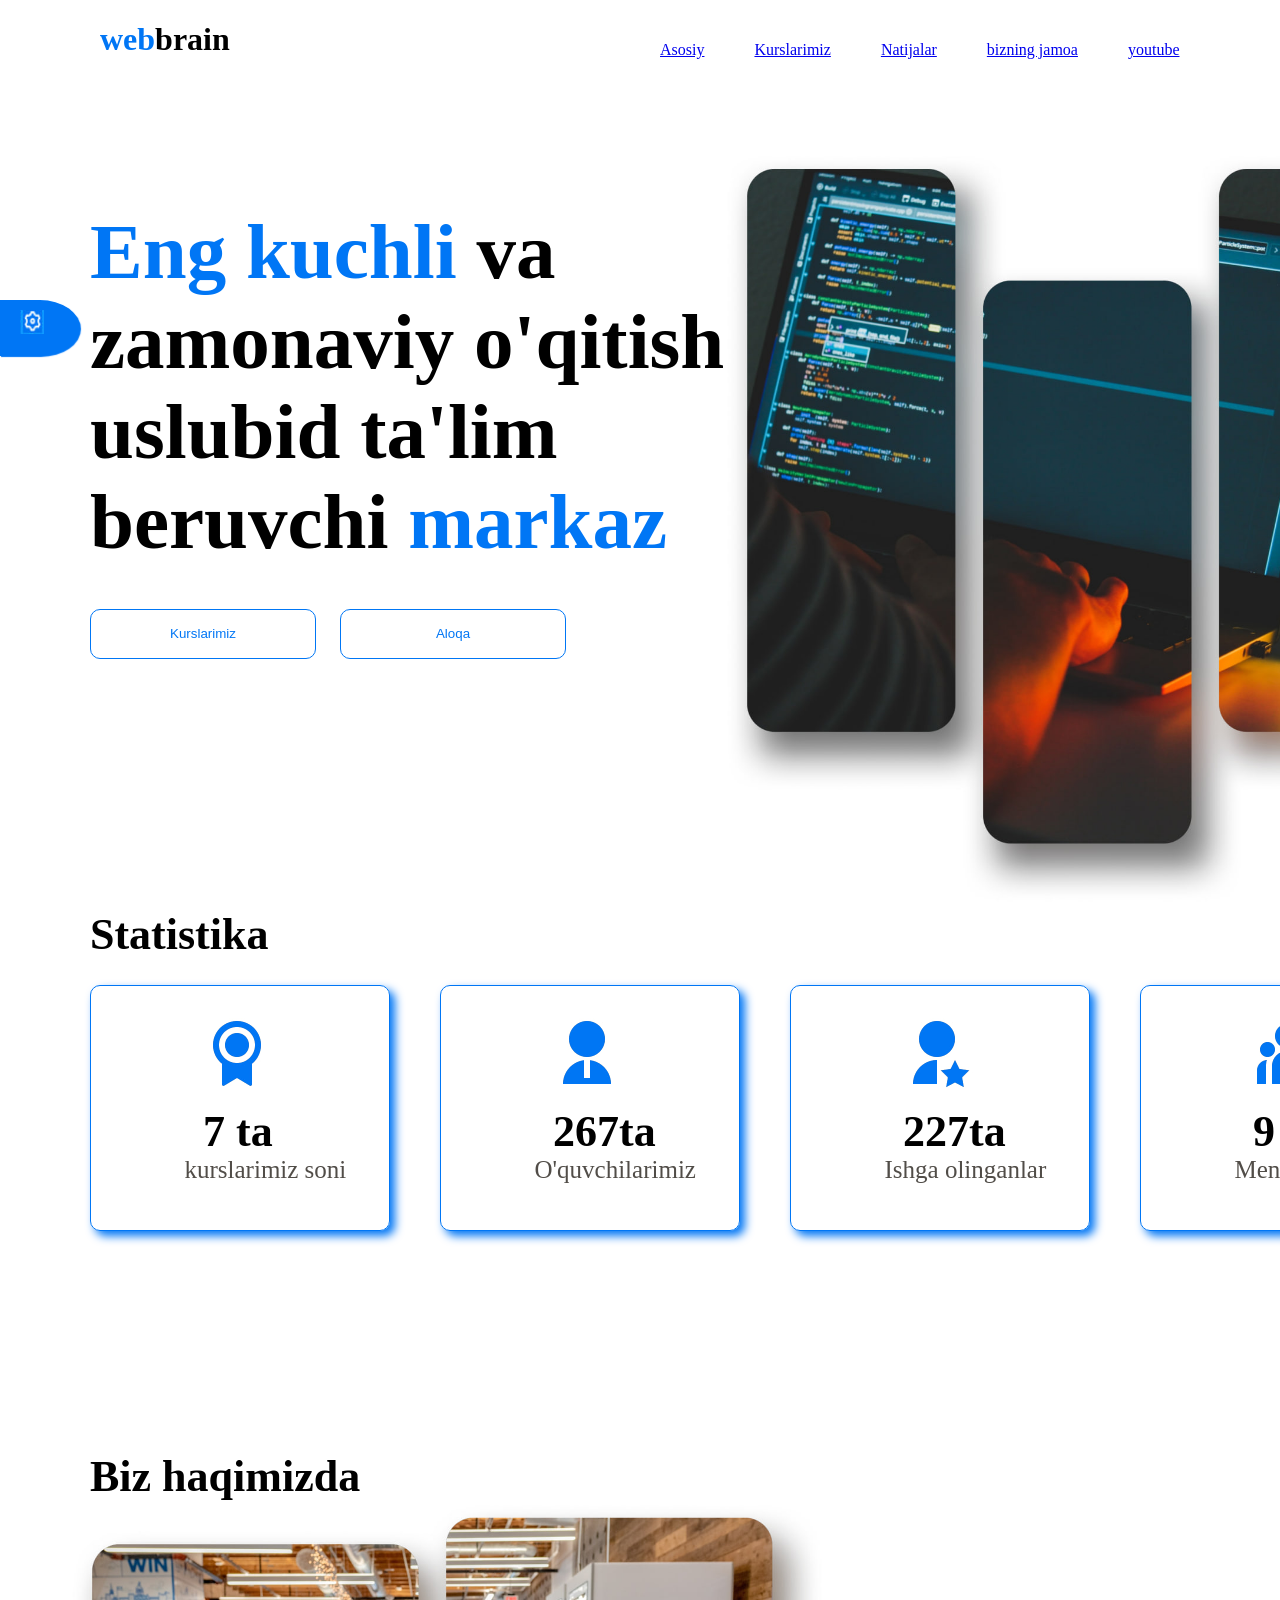
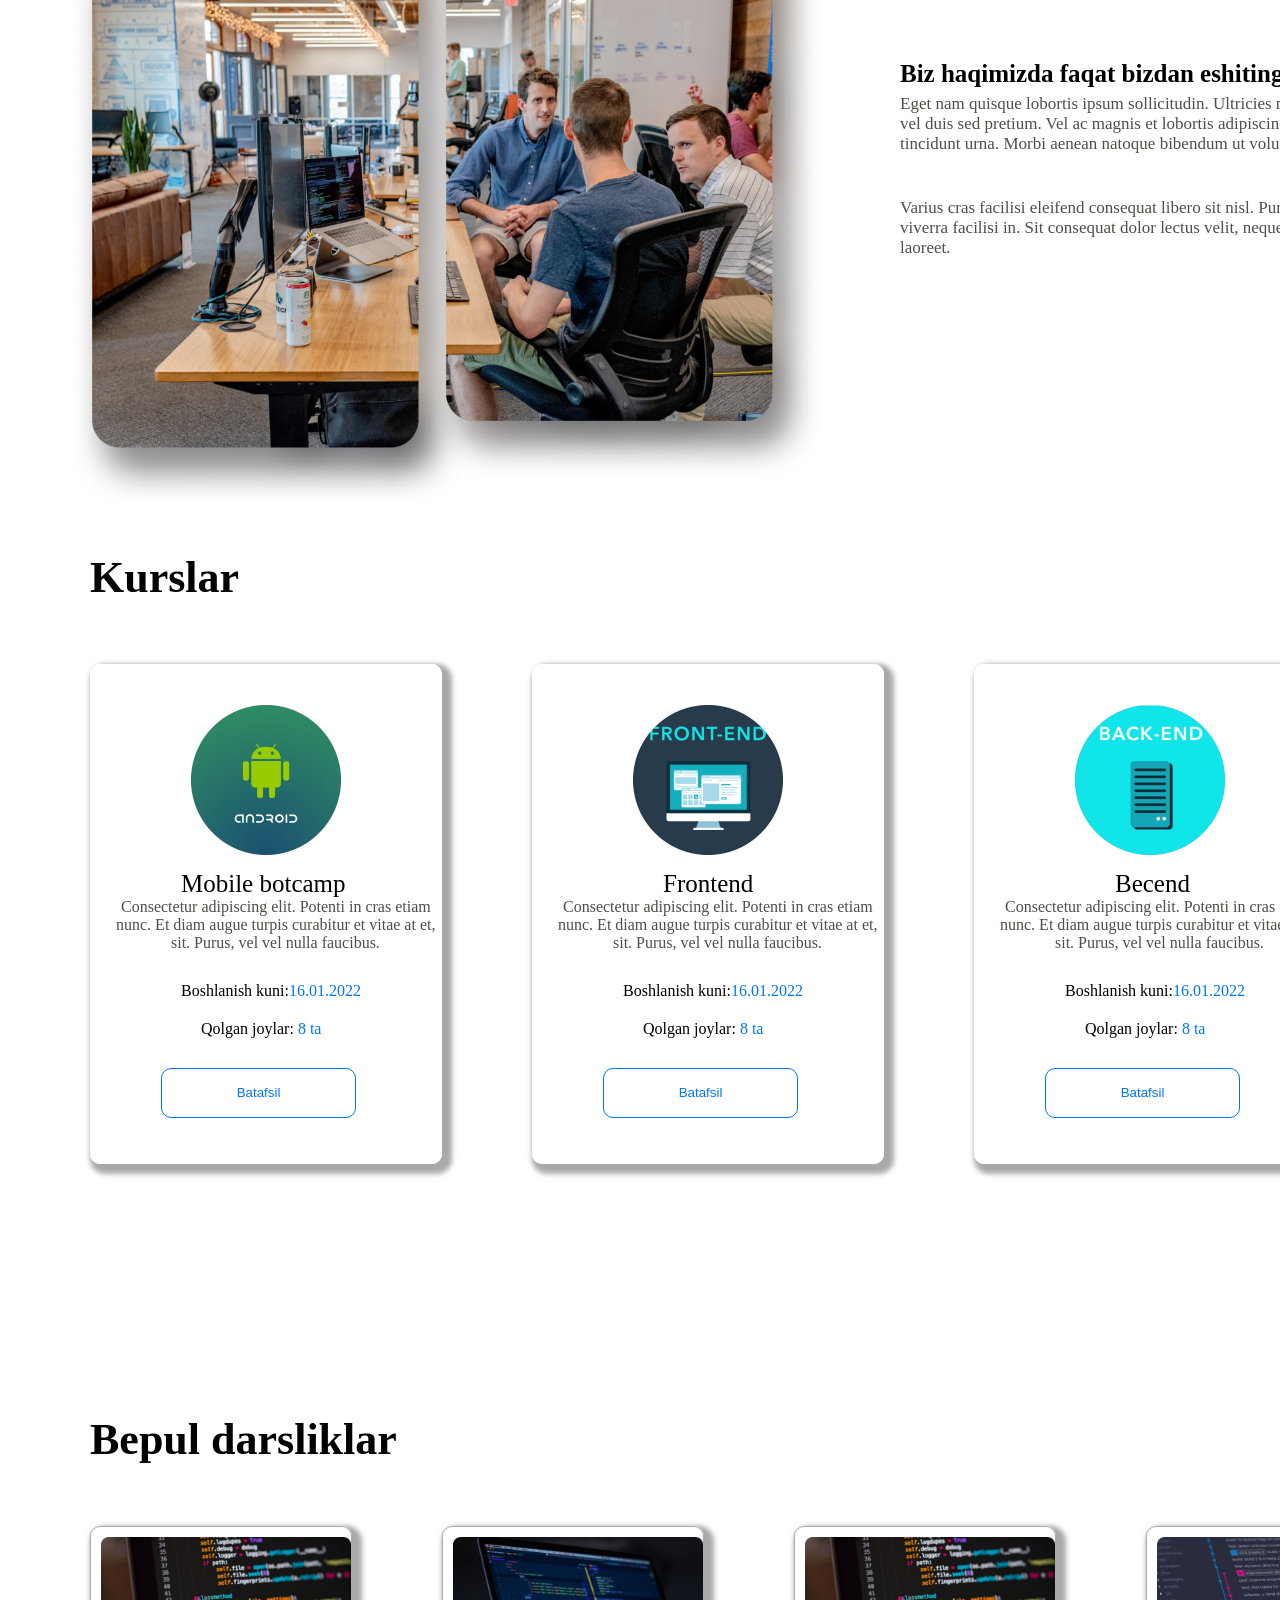
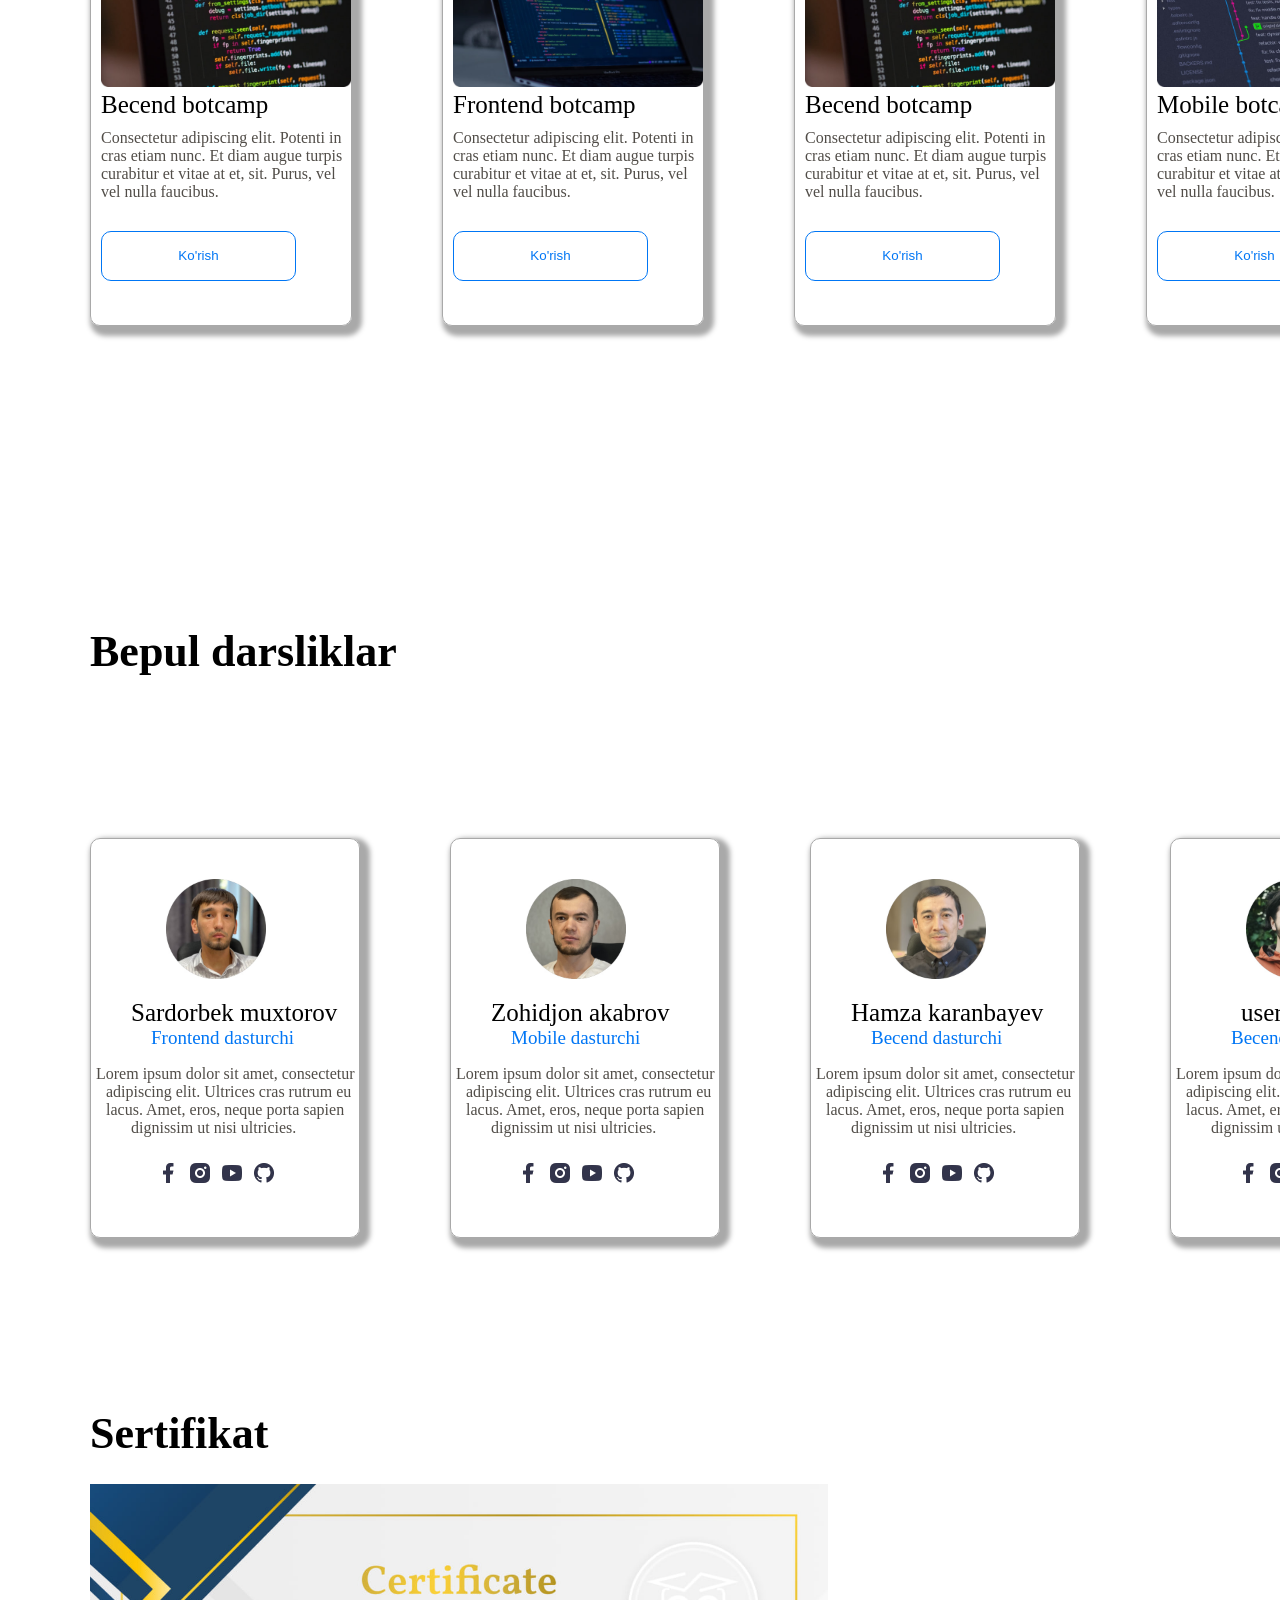
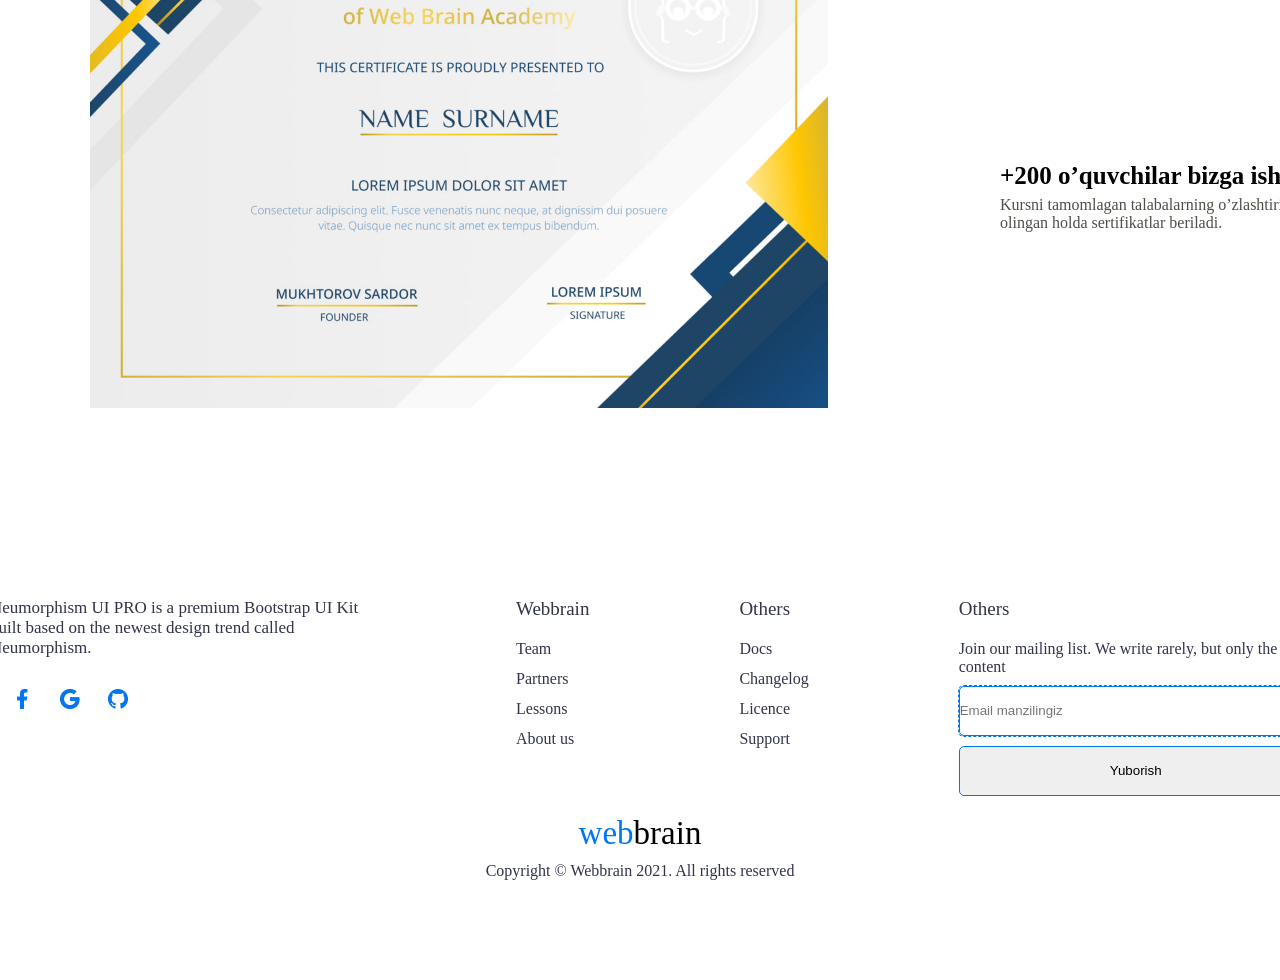
<file: mardon/index.html>
<!doctype html>
<html lang="en">
<head>
    <meta charset="UTF-8">
    <meta name="viewport"
          content="width=device-width, user-scalable=no, initial-scale=1.0, maximum-scale=1.0, minimum-scale=1.0">
    <meta http-equiv="X-UA-Compatible" content="ie=edge">
    <title>Document</title>
</head>
<link rel="stylesheet" href="main.css">
<body>
<header>
    <div class="container">
        <div class="logo">
            <h1><span>web</span>brain</h1>
        </div>
        <div class="menu">
            <a style="" href="#1" class="menu__box">Asosiy</a>
            <a href="#2" class="menu__box">Kurslarimiz</a>
            <a href="#3" class="menu__box">Natijalar</a>
            <a href="#4" class="menu__box">bizning jamoa</a>
            <a href="#5" class="menu__box">youtube</a>


        </div>
        <button class="button">Kirish</button>
    </div>

</header>
<main>

    <section id="1">
        <div class="display__fiksed">
            <img class="display__fiksed-img" src="../img/nastroyka2.jpg" alt="rasm">

        </div>
        <div class="container">
            <div class="Asosiy">
                <img class="Asosiy__img" src="../img/imglar.jpg" alt=" rasm  ">
                <h2 class="Asosiy__text"><span>Eng kuchli </span>va zamonaviy o'qitish uslubid ta'lim beruvchi <span>markaz</span>
                </h2>
                <div class="Asosiy__button">
                    <button class="Asosiy__button__one">Kurslarimiz</button>
                    <button class="Asosiy__button__one">Aloqa</button>
                </div>


            </div>
            <h2 class="statistika__h2">Statistika</h2>
            <div class="statistika">
                <div class="statistika__one">
                    <img class="statistika__one__img" src="../img/ikonka.jpg" alt=" rasm  ">
                    <h2>7 ta</h2>
                    <p class="statistika__one__text">kurslarimiz soni</p>
                </div>
                <div class="statistika__one">
                    <img class="statistika__one__img" src="../img/ikonka2.jpg" alt=" rasm  ">
                    <h2>267ta</h2>
                    <p class="statistika__one__text">O'quvchilarimiz</p>
                </div>
                <div class="statistika__one">
                    <img class="statistika__one__img" src="../img/ikonka3.jpg" alt=" rasm  ">
                    <h2>227ta</h2>
                    <p class="statistika__one__text">Ishga olinganlar</p>
                </div>
                <div class="statistika__one">
                    <img class="statistika__one__img" src="../img/ikonka4.jpg" alt=" rasm  ">
                    <h2>9 ta</h2>
                    <p class="statistika__one__text">Mentorlar</p>
                </div>
            </div>
            <div class="biz haqimizda">
                <h2 class="h2">Biz haqimizda</h2>
                <img class="img__one" src="../img/bizhaqimizda.jpg" alt=" rasm  ">
                <h3>Biz haqimizda faqat bizdan eshiting </h3>
                <p class="text"> Eget nam quisque lobortis ipsum sollicitudin. Ultricies morbi platea ac vel duis sed
                    pretium. Vel ac magnis et lobortis adipiscing tempor, tincidunt urna. Morbi aenean natoque bibendum
                    ut volutpat.</p>
                <p class="text">Varius cras facilisi eleifend consequat libero sit nisl. Purus arcu viverra facilisi in.
                    Sit consequat dolor lectus velit, neque, enim, fames laoreet.</p>

            </div>
        </div>
    </section>
    <section id="2" >
        <div class="container">
            <div class="kurslar">
                <div class="kurslar__sarlavhasi ">
                    <h2 class="kurslar__h2">Kurslar</h2>
                    <p class="kurslar__p">barcha kurslar ></p>
                </div>
                <div class="kurslar__box">
                    <div class="kurslar__box__one">
                        <img class="kurslar__img" src="../img/android.jpg" alt=" rasm  ">
                        <p class="kurslar__box__h2">Mobile botcamp</p>
                        <p style="width: 320px" class="kurslar__box__p">Consectetur adipiscing elit. Potenti in cras
                            etiam <span style="color: #514D48 ; margin-left: -5px">nunc. Et diam augue turpis curabitur et vitae at et,</span>
                            <span style="margin-left: 50px ; color: #514D48 ;">sit. Purus, vel vel nulla faucibus.</span>
                        </p>
                        <p class="kurslar__box__text">Boshlanish kuni:<span>16.01.2022</span></p>
                        <p class="kurslar__box__text1">Qolgan joylar:<span> 8 ta</span></p>
                        <button class="kurslar__box__button">Batafsil</button>

                    </div>
                    <div class="kurslar__box__one">
                        <img class="kurslar__img" src="../img/frontend.jpg" alt=" rasm  ">
                        <p style="margin-left: 130px" class="kurslar__box__h2">Frontend</p>
                        <p style="width: 320px" class="kurslar__box__p">Consectetur adipiscing elit. Potenti in cras
                            etiam <span style="color: #514D48 ; margin-left: -5px">nunc. Et diam augue turpis curabitur et vitae at et,</span>
                            <span style="margin-left: 50px ; color: #514D48 ;">sit. Purus, vel vel nulla faucibus.</span>
                        </p>
                        <p class="kurslar__box__text">Boshlanish kuni:<span>16.01.2022</span></p>
                        <p class="kurslar__box__text1">Qolgan joylar:<span> 8 ta</span></p>
                        <button class="kurslar__box__button">Batafsil</button>
                    </div>
                    <div class="kurslar__box__one">
                        <img class="kurslar__img" src="../img/backend.jpg" alt=" rasm  ">
                        <p style="margin-left: 140px" class="kurslar__box__h2"> Becend</p>
                        <p style="width: 320px" class="kurslar__box__p">Consectetur adipiscing elit. Potenti in cras
                            etiam <span style="color: #514D48 ; margin-left: -5px">nunc. Et diam augue turpis curabitur et vitae at et,</span>
                            <span style="margin-left: 50px ; color: #514D48 ;">sit. Purus, vel vel nulla faucibus.</span>
                        </p>
                        <p class="kurslar__box__text">Boshlanish kuni:<span>16.01.2022</span></p>
                        <p class="kurslar__box__text1">Qolgan joylar:<span> 8 ta</span></p>
                        <button class="kurslar__box__button">Batafsil</button>
                    </div>

                </div>

            </div>
            <div class="bepul darsliklar">
                <div class="kurslar__sarlavhasi ">
                    <h2 style="width: 500px" class="kurslar__h2">Bepul darsliklar</h2>
                    <p class="kurslar__p">barcha kurslar ></p>
                </div>
                <div class="kurslar__box">
                    <div class="kurslar__box__two">
                        <img class="bepul__img" src="../img/becender.jpg" alt=" rasm  ">
                        <p class="kurslar__box__h2" style="margin-left: 10px">Becend botcamp</p>
                        <p style="width: 250px ; margin-left: 10px ;margin-top: 10px" class="kurslar__box__p">
                            Consectetur adipiscing elit. Potenti in cras
                            etiam nunc. Et diam augue turpis curabitur et vitae at et,
                            sit. Purus, vel vel nulla faucibus.
                        </p>
                        <button style="margin-left: 10px" class="kurslar__box__button">Ko'rish</button>
                    </div>
                    <div class="kurslar__box__two">
                        <img class="bepul__img" src="../img/frontder.jpg" alt=" rasm  ">
                        <p class="kurslar__box__h2" style="margin-left: 10px">Frontend botcamp</p>
                        <p style="width: 250px; margin-left: 10px ;margin-top: 10px" class="kurslar__box__p">Consectetur
                            adipiscing elit. Potenti in cras
                            etiam nunc. Et diam augue turpis curabitur et vitae at et,
                            sit. Purus, vel vel nulla faucibus.
                        </p>
                        <button style="margin-left: 10px" class="kurslar__box__button">Ko'rish</button>
                    </div>
                    <div class="kurslar__box__two">
                        <img class="bepul__img" src="../img/becender.jpg" alt=" rasm  ">
                        <p class="kurslar__box__h2" style="margin-left: 10px">Becend botcamp</p>
                        <p style="width: 250px; margin-left: 10px ;margin-top: 10px" class="kurslar__box__p">Consectetur
                            adipiscing elit. Potenti in cras
                            etiam nunc. Et diam augue turpis curabitur et vitae at et,
                            sit. Purus, vel vel nulla faucibus.
                        </p>
                        <button style="margin-left: 10px" class="kurslar__box__button">Ko'rish</button>
                    </div>
                    <div class="kurslar__box__two">
                        <img class="bepul__img" src="../img/macos.jpg" alt=" rasm  ">
                        <p class="kurslar__box__h2" style="margin-left: 10px">Mobile botcamp</p>
                        <p style="width: 250px; margin-left: 10px;margin-top: 10px" class="kurslar__box__p">Consectetur
                            adipiscing elit. Potenti in cras
                            etiam nunc. Et diam augue turpis curabitur et vitae at et,
                            sit. Purus, vel vel nulla faucibus.
                        </p>
                        <button style="margin-left: 10px" class="kurslar__box__button">Ko'rish</button>
                    </div>
                </div>


            </div>
        </div>
    </section>
    <section id="3" >
        <div class="container">

            <div class="bizhaqimizda">
                <div style="margin-bottom: 100px" class="kurslar__sarlavhasi ">
                    <h2 style="width: 500px" class="kurslar__h2">Bepul darsliklar</h2>
                    <p class="kurslar__p">barcha kurslar ></p>
                </div>
                <div class="kurslar__box">
                    <div class="kurslar__box__two">
                        <img class="imgg" src="../img/aldaysankisardor.jpg" alt=" rasm  ">
                        <p class="text__one">Sardorbek muxtorov</p>
                        <p class="text__two"> Frontend dasturchi</p>
                        <p class="text__three">Lorem ipsum dolor sit amet, consectetur</p>
                        <p style="margin-left: 15px;color: #514D48"> adipiscing elit. Ultrices cras rutrum eu</p>
                        <p style="margin-left: 15px;color: #514D48"> lacus. Amet, eros, neque porta sapien</p>
                        <p style="margin-left:40px;color: #514D48 ">dignissim ut nisi ultricies.</p>
                        <img class="imgg__two" src="../img/4talikrasm.jpg" alt=" rasm  ">
                    </div>
                    <div class="kurslar__box__two">
                        <img class="imgg" src="../img/zohid-rohid.jpg" alt=" rasm  ">
                        <p class="text__one">Zohidjon akabrov</p>
                        <p class="text__two"> Mobile dasturchi</p>
                        <p class="text__three">Lorem ipsum dolor sit amet, consectetur</p>
                        <p style="margin-left: 15px;color: #514D48"> adipiscing elit. Ultrices cras rutrum eu</p>
                        <p style="margin-left: 15px;color: #514D48"> lacus. Amet, eros, neque porta sapien</p>
                        <p style="margin-left:40px;color: #514D48 ">dignissim ut nisi ultricies.</p>
                        <img class="imgg__two" src="../img/4talikrasm.jpg" alt=" rasm  ">
                    </div>
                    <div class="kurslar__box__two">
                        <img class="imgg" src="../img/hamza-hakm-zoda.jpg" alt=" rasm  ">
                        <p class="text__one">Hamza karanbayev</p>
                        <p class="text__two"> Becend dasturchi</p>
                        <p class="text__three">Lorem ipsum dolor sit amet, consectetur</p>
                        <p style="margin-left: 15px;color: #514D48"> adipiscing elit. Ultrices cras rutrum eu</p>
                        <p style="margin-left: 15px;color: #514D48"> lacus. Amet, eros, neque porta sapien</p>
                        <p style="margin-left:40px;color: #514D48 ">dignissim ut nisi ultricies.</p>
                        <img class="imgg__two" src="../img/4talikrasm.jpg" alt=" rasm  ">
                    </div>
                    <div class="kurslar__box__two">
                        <img class="imgg" src="../img/ismsiz-isimov.jpg" alt=" rasm  ">
                        <p style="margin-left: 70px" class="text__one">user userov</p>
                        <p class="text__two"> Becend dasturchi</p>
                        <p class="text__three">Lorem ipsum dolor sit amet, consectetur</p>
                        <p style="margin-left: 15px;color: #514D48"> adipiscing elit. Ultrices cras rutrum eu</p>
                        <p style="margin-left: 15px;color: #514D48"> lacus. Amet, eros, neque porta sapien</p>
                        <p style="margin-left:40px;color: #514D48 ">dignissim ut nisi ultricies.</p>
                        <img class="imgg__two" src="../img/4talikrasm.jpg" alt=" rasm  ">
                    </div>
                </div>
            </div>


        </div>
    </section>
    <section id="4" >
        <div class="container">
            <h2 class="sarlavha__one">Sertifikat</h2>
            <div class="sertifikat">
                <div class="sertifikat__img">
                    <img class="sertifikat__img1" src="../img/sertifikat.jpg" alt=" rasm  ">
                </div>
                <div class="sertifikat__text">
                    <h3 class="sarlavha__one__one">+200 o’quvchilar bizga ishonishgan</h3>
                    <p class="text__four">Kursni tamomlagan talabalarning o’zlashtirish ko’rsatkichi e’tiborga olingan
                        holda sertifikatlar beriladi.</p>
                </div>
            </div>
        </div>
    </section>


</main>
<footer>
    <div class="conatiner">
        <div class="footer__one">
            <div id="5" class="footer__text__one">
                <p class="footer__text">Neumorphism UI PRO is a premium Bootstrap UI Kit built based on the newest design trend called
                    Neumorphism.</p>
                <div class="footer__img">
                    <div class="f__img">
                        <img class="f__img1" src="../img/facebook.jpg" alt=" rasm  ">
                    </div>
                    <div class="f__img">
                        <img class="f__img1" src="../img/google.jpg" alt=" rasm  ">
                    </div>
                    <div class="f__img">
                        <img class="f__img1" src="../img/github.jpg" alt=" rasm  ">
                    </div>
                </div>
            </div>
            <div class="footer__text__one">
                <p class="text11" style="font-size: 19px">Webbrain</p>
                <p class="text12">Team</p>
                <p class="text12">Partners</p>
                <p class="text12">Lessons</p>
                <p class="text12">About us</p>
            </div>
            <div class="footer__text__one">
                <p class="text11" style="font-size: 19px">Others</p>
                <p class="text12">Docs</p>
                <p class="text12">Changelog</p>
                <p class="text12">Licence</p>
                <p class="text12">Support</p>
            </div>
            <div class="footer__text__one">
                <p class="text11" style="font-size: 19px">Others</p>
                <p class="text13">Join our mailing list. We write rarely, but only the best content</p>
                <label for="email" class="text13" >
                <input  class="footer__text__one__email" placeholder="Email manzilingiz">
                </label>
                <button  id="email" class="footer__text__one__btn">Yuborish</button>
            </div>
        </div>
        <div class="footer__text__two">
            <p class="sarlavha__one__two"><span>web</span>brain</p>
            <p style="font-size: 16px ; color: #31344B; margin-bottom: 100px" class="sarlavha__one__two">Copyright ©
                Webbrain 2021. All rights reserved</p>
        </div>


    </div>
</footer>

</body>
</html>
</file>
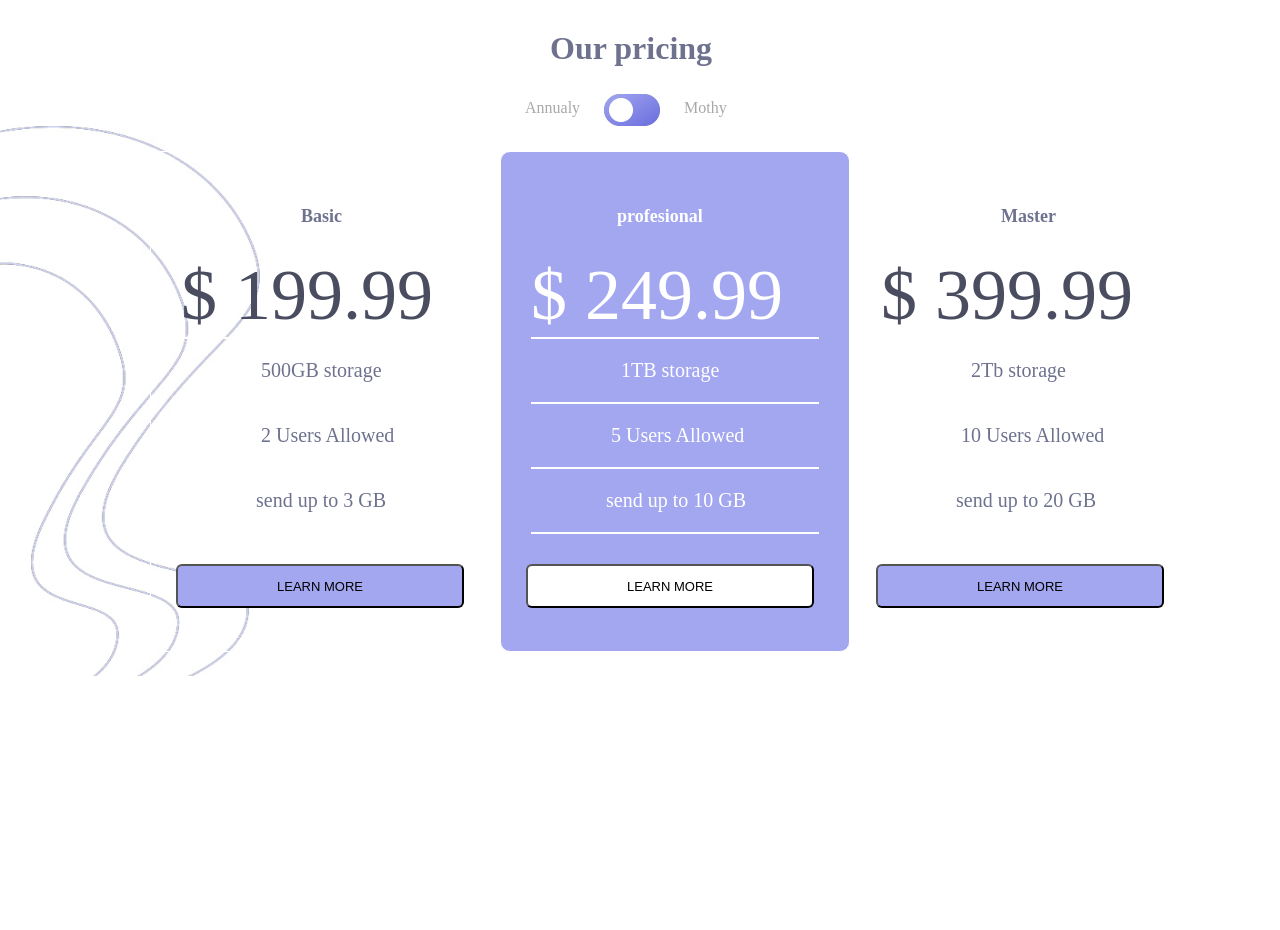
<file: uygavazifa/index.html>
<!doctype html>
<html lang="en">
<head>
    <meta charset="UTF-8">
    <meta name="viewport"
          content="width=device-width, user-scalable=no, initial-scale=1.0, maximum-scale=1.0, minimum-scale=1.0">
    <meta http-equiv="X-UA-Compatible" content="ie=edge">
    <title>praikt</title>
</head>
<link rel="stylesheet" href="main.css">
<body>
<header>

</header>
<main>
    <div class="container">

        <div class="sarlavha">
            <h1>Our pricing</h1>
        </div>
        <div class="hero">
            <p class="hero__text">Annualy</p>
            <img class="yoqqich" src="../img/yoqish.jpg" alt="yoqish">
            <p class="hero__text">Mothy</p>
        </div>
        <div class="cardbox">
            <img class="img" src="../img/zebra.jpg" alt="zebra">
            <div class="card">
                <h2 style="color: #6E728E ; margin-left:150px ">Basic</h2>
                <p class="number" style="color: #4A4D60"><span class="namber__one">$</span> 199.99</p>
                <div class="card__table">
                    <p class="chiziq1"></p>
                    <p class="text1" style="padding: 20px; margin-left: 90px">500GB storage</p>
                    <p class="chiziq1"></p>
                    <p style="margin-left: 90px;padding: 20px" class="text1"> 2 Users Allowed</p>
                    <p class="chiziq1"></p>
                    <p style="margin-left: 85px ; padding: 20px" class="text1">send up to 3 GB</p>
                    <p class="chiziq1"></p>
                    <button style="background-color: #A2A7F0; border-radius: 6px">LEARN MORE</button>
                </div>


            </div>
            <div style="width: 350px; height: 501px;margin-top: -25px;border-radius: 10px;background-color: #A2A7F0"
                 class="card">
                <h2>profesional</h2>
                <p class="number"><span class="namber__one">$</span> 249.99</p>
                <div class="card__table">
                    <p class="chiziq"></p>
                    <p class="text">1TB storage</p>
                    <p class="chiziq"></p>
                    <p style="margin-left: 90px" class="text"> 5 Users Allowed</p>
                    <p class="chiziq"></p>
                    <p style="margin-left: 85px" class="text">send up to 10 GB</p>
                    <p class="chiziq"></p>
                    <button>LEARN MORE</button>
                </div>


            </div>
            <div class="card">
                <h2 style="color: #6E728E ; margin-left:150px ">Master</h2>
                <p class="number" style="color: #4A4D60"><span class="namber__one">$</span> 399.99</p>
                <div class="card__table">
                    <p class="chiziq1"></p>
                    <p class="text1" style="padding: 20px; margin-left: 100px">2Tb storage</p>
                    <p class="chiziq1"></p>
                    <p style="margin-left: 90px;padding: 20px" class="text1"> 10 Users Allowed</p>
                    <p class="chiziq1"></p>
                    <p style="margin-left: 85px ; padding: 20px" class="text1">send up to 20 GB</p>
                    <p class="chiziq1"></p>
                    <button style="background-color: #A2A7F0; border-radius: 6px">LEARN MORE</button>
                </div>

            </div>
        </div>
    </div>

</main>
<footer>


</footer>

</body>
</html>
</file>
<file: mardon/main.css>
* {
    margin: 0;
    padding: 0;
    box-sizing: border-box;
}

.display__fiksed {
    position: absolute;
    width: 80px;
    height: 56px;
    top: 300px;
    background-color: #0076F5;
    border-radius: 0 50% 50% 0;
    box-shadow: #0076F5 1px 1px 1px;
}

.display__fiksed-img{

    width: 24px;
    height: 24px;
    margin-left: 20px;
    margin-top: 10px;
}

.conatiner {
    width: 1200px;
    margin: 0 auto;
}

header {
    justify-content: center;
}

h1 {
    width: 145px;
    height: 40px;
    margin-left: 100px;
    margin-top: 21px;
}

span {
    color: #0076F5;
}

.menu {
    display: flex;
    gap: 50px;
    margin-top: -20px;
    margin-left: 660px;
    color: black;
}

.menu__box:hover {
    cursor: pointer;
    color: #0076F5;
}

.button {
    width: 116px;
    height: 50px;
    border: 1px solid #0076F5;
    border-radius: 10px;
    margin-left: 1300px;
    margin-top: -60px;
    color: #0076F5;
    background: white;
}

button:hover {
    background: #0076F5;
    box-shadow: 1px 1px 10px #0076F5;
    color: white;
}

.Asosiy__img {
    width: 754px;
    height: 749px;
    margin-left: 725px;
    margin-top: 60px;
}

.Asosiy__text {
    color: black;
    margin-left: 90px;
    margin-top: -700px;
    font-size: 79px;
    width: 747px;
    height: 352px;
}

.Asosiy__button__one {
    width: 226px;
    height: 50px;
    border: 1px solid #0076F5;
    border-radius: 10px;
    color: #0076F5;
    background: white;
}

.Asosiy__button {
    display: flex;
    gap: 24px;
    margin-top: 50px;
    margin-left: 90px;
}

.Asosiy__button__one:hover {
    background: #0076F5;
    box-shadow: 1px 1px 10px #0076F5;
    color: white;
}

.statistika__h2 {
    margin-left: 90px;
    margin-top: 250px;
    font-size: 44px;
}

.statistika__one {
    display: flex;
    width: 300px;
    height: 246px;
    border: 1px solid #0076F5;
    border-radius: 10px;
    margin-bottom: 100px;
    box-shadow: 5px 5px 10px #0076F5;
}

.statistika {
    display: flex;
    gap: 50px;
    margin-left: 90px;
    margin-top: 24px;

}

.statistika__one__img {
    width: 72px;
    height: 72px;
    margin-left: 110px;
    margin-top: 32px;
}

h2 {
    width: 146px;
    height: 52px;
    margin-top: 120px;
    margin-left: -70px;
    font-size: 44px;
}

.statistika__one__text {
    width: 227px;
    height: 34px;
    font-size: 25px;
    color: #514D48;
    margin-left: -150px;
    margin-top: 170px;
}

.h2 {
    margin-left: 90px;
    width: 500px;
}

.img__one {
    width: 754px;
    height: 603px;
    margin-left: 70px;
}

h3 {
    width: 423px;
    height: 34px;
    font-size: 25px;
    margin-left: 900px;
    margin-top: -450px;
}

.text {
    width: 482px;
    height: 104px;
    font-size: 17px;
    color: #514D48;
    margin-left: 900px;
}

.kurslar__h2 {
    margin-left: 90px;
    margin-top: 250px;
}

.kurslar__p {
    color: #0076F5;
    font-size: 19px;
    margin-left: 1300px;
    margin-top: -30px;
}

.kurslar__box__one {
    width: 370px;
    height: 500px;
    border: 1px solid white;
    border-radius: 10px;
    margin-left: 90px;
    margin-top: 24px;
    box-shadow: 5px 5px 5px 5px darkgray;
}

.kurslar__box {
    display: flex;

}

.kurslar__img {
    display: flex;
    margin-left: 100px;
    margin-top: 40px;
    width: 150px;
    height: 150px;
    margin-bottom: 15px;
}

.kurslar__box__h2 {
    margin-left: 90px;
    font-size: 25px;
}

.kurslar__box__p {
    margin-left: 30px;
    color: #514D48;
}

.kurslar__box__text {
    margin-left: 90px;
    margin-top: 30px;
}

.kurslar__box__text1 {
    margin-left: 110px;
    margin-top: 20px;
}

.kurslar__box__button {
    width: 195px;
    height: 50px;
    border: 1px solid #0076F5;
    border-radius: 10px;
    color: #0076F5;
    margin-left: 70px;
    margin-top: 30px;
    background: white;
}

.kurslar__box__button:hover {
    background: #0076F5;
    box-shadow: 1px 1px 10px #0076F5;
    color: white;
}

.kurslar__box__two {
    width: 270px;
    height: 400px;
    border: 1px solid darkgray;
    border-radius: 10px;
    margin-left: 90px;
    margin-top: 24px;
    margin-bottom: 50px;
    box-shadow: 5px 5px 5px 5px darkgray;
}

.bepul__img {
    width: 250px;
    height: 150px;
    margin-left: 10px;
    margin-top: 10px;
}

.imgg {
    width: 100px;
    height: 100px;
    margin-left: 75px;
    margin-top: 40px;
}

.text__one {
    margin-left: 40px;
    font-size: 25px;
    width: 231px;

    margin-top: 16px;
}

.text__two {
    margin-left: 60px;
    font-size: 19px;
    width: 231px;
    color: #0076F5;
}

.text__three {
    margin-left: 5px;
    font-size: 16px;
    width: 270px;
    color: #514D48;
    margin-top: 16px;
}

.imgg__two {
    width: 120px;
    height: 24px;
    margin-left: 65px;
    margin-top: 24px;
}

.sarlavha__one {
    margin-left: 90px;
}

.sertifikat__img1 {
    width: 738px;
    height: 524px;
    margin-top: 24px;
    margin-left: 90px;

}

.text__four {
    width: 482px;
    height: 52px;
    margin-left: 900px;
    color: #514D48;
}

.sarlavha__one__one {
    margin-top: -250px;
    font-size: 25px;
}

.sertifikat__text {
    margin-left: 100px;
}

.footer__one {
    margin-top: 350px;
}

.footer__text {
    width: 376px;
    font-size: 17px;
    color: #31344B;
    margin-left: -50px;
}

.f__img1 {
    width: 24px;
    height: 24px;
}

.footer__img {
    display: flex;
    gap: 24px;
    margin-bottom: 100px;
    margin-top: 29px;
    margin-left: -30px;
}

.footer__one {
    display: flex;
    gap: 150px;
}

.text11 {
    margin-bottom: 20px;
}

.text12 {
    margin-bottom: 12px;
    font-size: 16px;
}

.footer__text__one {
    color: #31344B;
}

.text13 {
    width: 354px;
    margin-bottom: 10px;
}

.footer__text__one__email {
    width: 354px;
    height: 50px;
    border: 1px solid #0076F5;
    border-radius: 5px;
    outline: 1px dashed #0076F5;
    margin-bottom: 10px;
}

.footer__text__one__btn {
    width: 354px;
    height: 50px;
    border: 1px solid #0076F5;
    border-radius: 5px;
}

.sarlavha__one__two {
    display: flex;
    font-size: 33px;
    justify-content: center;
    margin-bottom: 10px;
}

.sarlavha__one__tex {

    width: 353px;
    font-size: 16px;
    color: #31344B;
    margin-left: 50px;
    justify-content: center;

}


@media (max-width: 500px) {
    .conatiner {
        width: 100%;
        padding: 20px;
    }


    h1 h2 h3, .text, .text__four, .Asosiy__text, .Asosiy__img,
    .img__one, .sertifikat__img1, .statistika__one__text, .statistika__one__img,
    .kurslar__p, .kurslar__h2, .statistika__h2, .h2, .button, .menu,
    .kurslar__box__one, .kurslar__box__two, .sarlavha__one, .sarlavha__one__one,
    .sertifikat__text, .footer__text, .footer__img, .footer__one {
        width: auto;
        height: auto;
        margin-left: 0;
        margin-top: 0;
    }

    header {
        display: flex;
        justify-content: space-between;
        align-items: center;
        padding: 16px;
    }

    h1 {
        font-size: 20px;
    }

    .menu {
        display: none;
    }

    .button {
        width: 100px;
        height: 40px;

        margin: 0;
    }


    .Asosiy__text {
        font-size: 32px;
        line-height: 1.2;
        margin-top: 12px;
    }

    .Asosiy__button {
        margin: 24px 0 0;
        flex-wrap: wrap;
        gap: 12px;
    }

    .Asosiy__button__one {
        width: 100%;
    }

    .Asosiy__img {
        width: 100%;
        height: auto;
        margin: 24px 0 0;
    }


    .statistika__h2 {
        font-size: 28px;
        margin: 48px;
    }

    .statistika {
        flex-wrap: wrap;
        gap: 16px;
        margin: 16px;
    }

    .statistika__one {
        width: 230px;
        height: auto;
        min-height: 150px;
        margin-bottom: 0;
        flex-direction: column;
        align-items: center;
        text-align: center;
        padding: 16px 8px;
        box-shadow: 3px 3px 8px #0076F5;
    }

    .statistika__one__img {
        width: 48px;
        height: 48px;
        margin: 0;
    }

    .statistika__one h2 {
        font-size: 28px;
        margin: 8px 0 0;
    }

    .statistika__one__text {
        font-size: 16px;
        margin: 4px 0 0;
    }


    .h2.kurslar_h2 {
        font-size: 28px;
        margin: 48px 0 16px;
    }

    .img__one {
        width: 100%;
        height: auto;
        margin: 0;
    }

    h3 {
        font-size: 22px;
        margin: 16px 0 8px;
    }

    .text {
        font-size: 16px;
        margin: 0;
    }

    .kurslar__p {
        font-size: 16px;
        margin: 12px;
    }

    .kurslar__box {
        flex-direction: column;
        gap: 20px;
    }

    .kurslar__box__two {
        width: 100%;
        height: auto;
        margin: 0;
        padding: 20px 16px;
        box-shadow: 3px 3px 8px darkgray;
        text-align: center;
    }

    .kurslar__img {
        margin: 0 auto 12px;
        width: 110px;
        height: 110px;
    }

    .kurslar__box__h2 {
        margin: 0;
        font-size: 22px;
    }

    .kurslar__box__text1 {
        margin: 12px;
    }

    .kurslar__box__button {
        width: 100%;
        margin: 20px;
    }

    .bepul__img {
        width: 100%;
        height: auto;
        margin: 0;
    }

    .imgg {
        margin: 16px auto 0;
        display: block;
    }

    .imgg__two {
        margin: 16px auto 0;
        display: block;
    }

    .text__one .text__two .text__three {
        width: auto;
        margin: 12px 0 0;
        text-align: center;
    }


    .sertifikat__img1 {
        width: 100%;
        height: auto;
        margin: 16px;
    }

    .sarlavha__one__one {
        margin-top: 16px;
        font-size: 22px;
    }

    .text__four {
        width: auto;
        height: auto;
        margin: 8px;
    }

    .sertifikat__text {
        margin: 0;
    }

    .footer__one {
        flex-direction: column;
        gap: 32px;
        margin-top: 60px;
    }

    .footer__text {
        width: 100%;
        margin: 0;
    }

    .footer__img {
        margin: 16px;
    }

    .footer__text__one__btn {
        width: 100%;
    }

    .sarlavha__one__two {
        font-size: 26px;
    }

    .sarlavha__one__tex {
        width: 100%;
        margin: 0;
    }


}
</file>
<file: uygavazifa/main.css>
* {
    margin: 0;
    padding: 0;
    box-sizing: border-box;
}



body {
    width: 1440px;
    margin: 0 auto;
    height: 100vh;
}



h1 {
    display: flex;
    width: 192px;
    height: 39px;
    font-size: 32px;
    margin-left: 550px;
    margin-top: 30px;
    color: #6E728E;
}

.hero {
    display: flex;
    gap: 24px;
    margin-left: 525px;
    margin-top: 25px;
}

.yoqqich {
    width: 56px;
    height: 32px;
}

.hero__text {
    margin-top: 5px;
    color: darkgray;
}

.card {
    width: 350px;
    height: 501px;
    border: 1px solid white;
    border-radius: 10px;
    margin-top: -25px;
}

.cardbox {
    display: flex;
    margin-left: 150px;
    margin-top: 50px;
}

h2 {
    color: white;
    width: 116px;
    height: 28px;
    font-size: 18px;
    margin-left: 116px;
    margin-top: 54px;
}

.number {
    color: white;
    font-size: 72px;
    margin-left: 30px;
    margin-top: 20px;
}

.number__one {
    color: white;
    font-size: 40px;
    width: 26px;
    height: 49px;
}

.chiziq {
    width: 288px;
    height: 1px;
    border: 1px solid #FFFFFF;
    margin-left: 30px;
}

.text {
    color: white;
    font-size: 20px;
    margin-left: 100px;
    padding: 20px;

}
button{
    width: 288px;
    height: 44px;
    margin-left: 25px;
    margin-top: 30px;
    border-radius: 6px;
    font-size: 13px;
    background-color: #FFFFFF;
}
.text1{
    color: #6E728E;
    font-size: 20px;
}
.chiziq1{
    width: 288px;
    height: 1px;
    border: 1px solid white;
    margin-left: 30px;
}
.img{
    width: 300px;
    height: 550px;
    margin: 0 auto;
    z-index: -1;
    position: absolute;
    margin-top: -50px;
    margin-left: -190px;
}
@media (max-width: 375px) {
    .container {
        background-color: white;
    }

}
</file>
